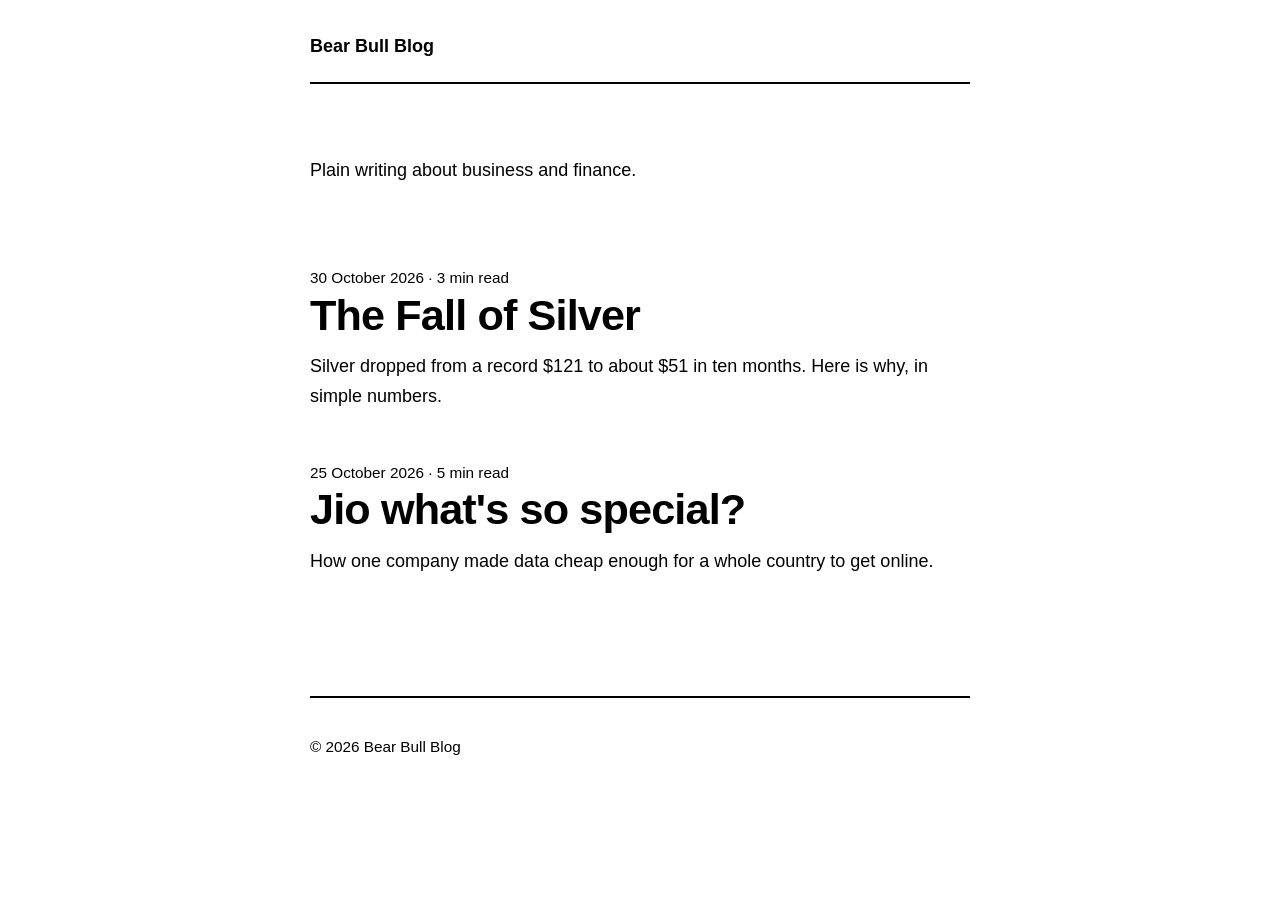
<file: index.html>
<!DOCTYPE html>
<html lang="en">
<head>
  <meta charset="UTF-8">
  <meta name="viewport" content="width=device-width, initial-scale=1">
  <title>Bear Bull Blog</title>
  <meta name="description" content="A minimal blog about business, finance and the stories behind them.">
  <link rel="stylesheet" href="style.css">
</head>
<body>
  <div class="wrap">
    <header class="site-header">
      <a class="site-name" href="index.html">Bear Bull Blog</a>
    </header>

    <main>
      <p class="intro">Plain writing about business and finance.</p>

      <a class="post-link" href="the-fall-of-silver.html">
        <p class="meta">30 October 2026 &middot; 3 min read</p>
        <h2>The Fall of Silver</h2>
        <p>Silver dropped from a record $121 to about $51 in ten months. Here is why, in simple numbers.</p>
      </a>

      <a class="post-link" href="jio-whats-so-special.html">
        <p class="meta">25 October 2026 &middot; 5 min read</p>
        <h2>Jio what's so special?</h2>
        <p>How one company made data cheap enough for a whole country to get online.</p>
      </a>
    </main>
  </div>

  <footer class="site-footer">
    <p>&copy; 2026 Bear Bull Blog</p>
  </footer>
</body>
</html>
</file>
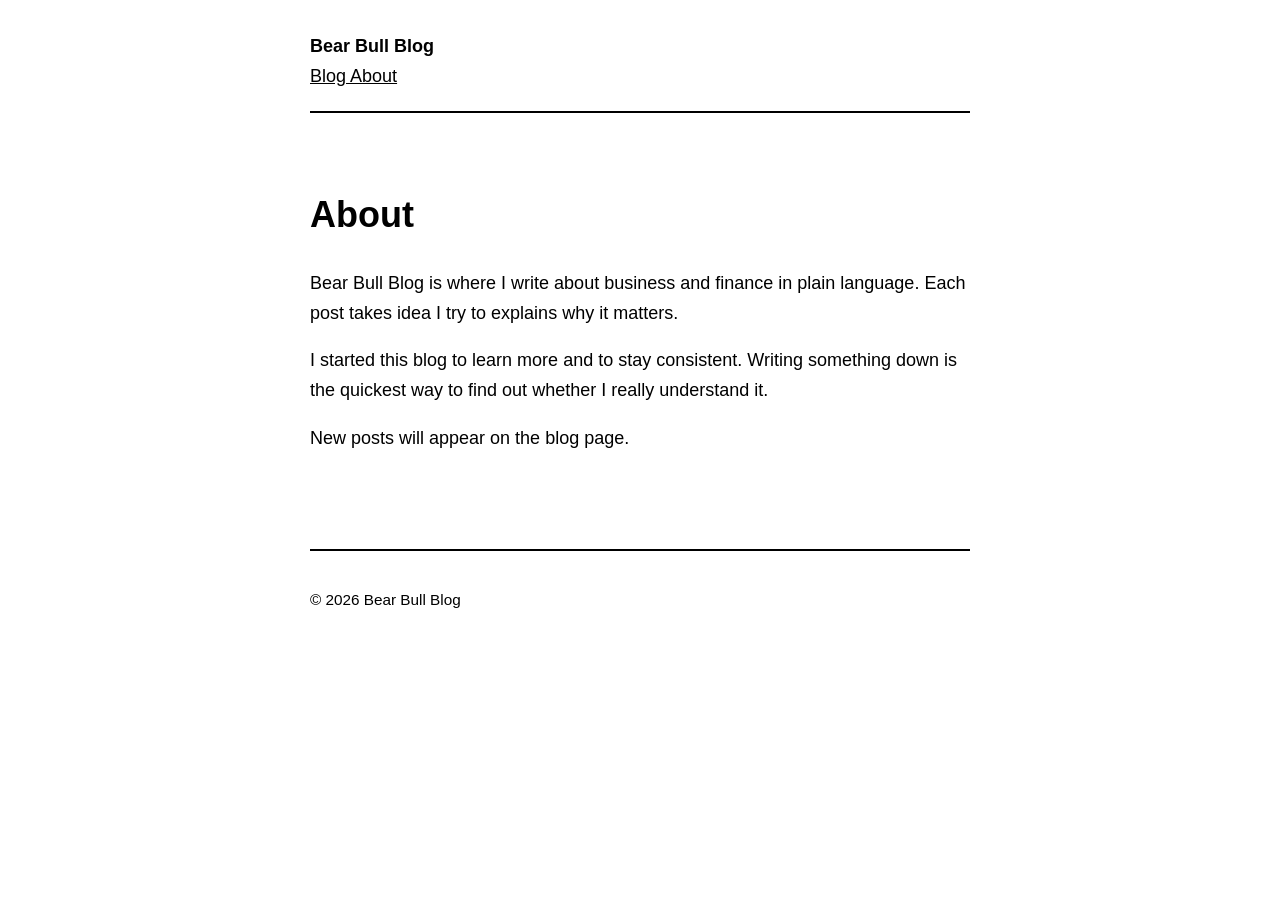
<file: about.html>
<!DOCTYPE html>
<html lang="en">
<head>
  <meta charset="UTF-8">
  <meta name="viewport" content="width=device-width, initial-scale=1">
  <title> About | Bear Bull Blog</title>
  <meta name="description" content="About Bear Bull Blog.">
  <link rel="stylesheet" href="style.css">
</head>
<body>
  <div class="wrap">
    <header class="site-header">
      <a class="site-name" href="index.html">Bear Bull Blog</a>
      <nav><a href="index.html">Blog</a><a href="about.html">  About</a></nav>
    </header>

    <main class="about">
      <h1>About</h1>

      <p>Bear Bull Blog is where I write about business and finance in plain language. Each post takes idea I try to explains why it matters.</p>

      <p>I started this blog to learn more and to stay consistent. Writing something down is the quickest way to find out whether I really understand it.</p>

      <p>New posts will appear on the blog page.</p>
    </main>
  </div>

  <footer class="site-footer">
    <p>&copy; 2026 Bear Bull Blog</p>
  </footer>
</body>
</html>
</file>
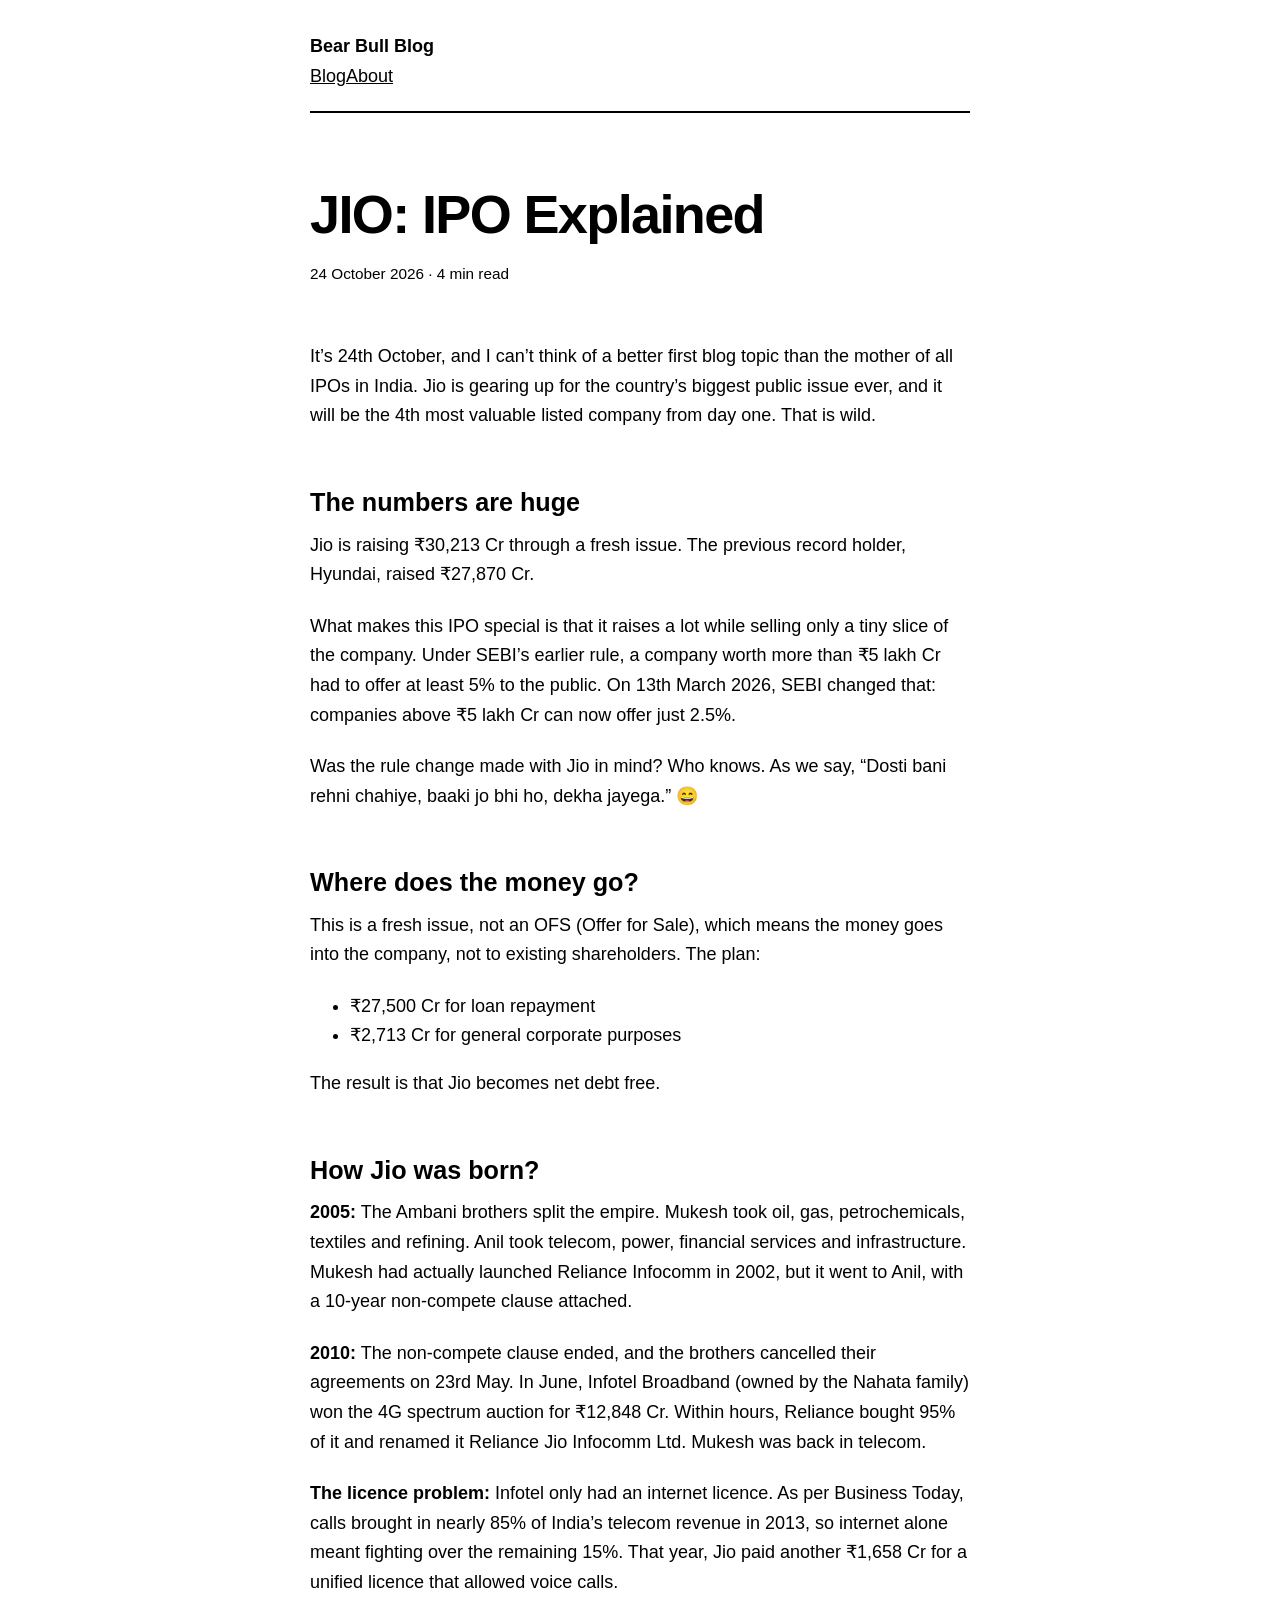
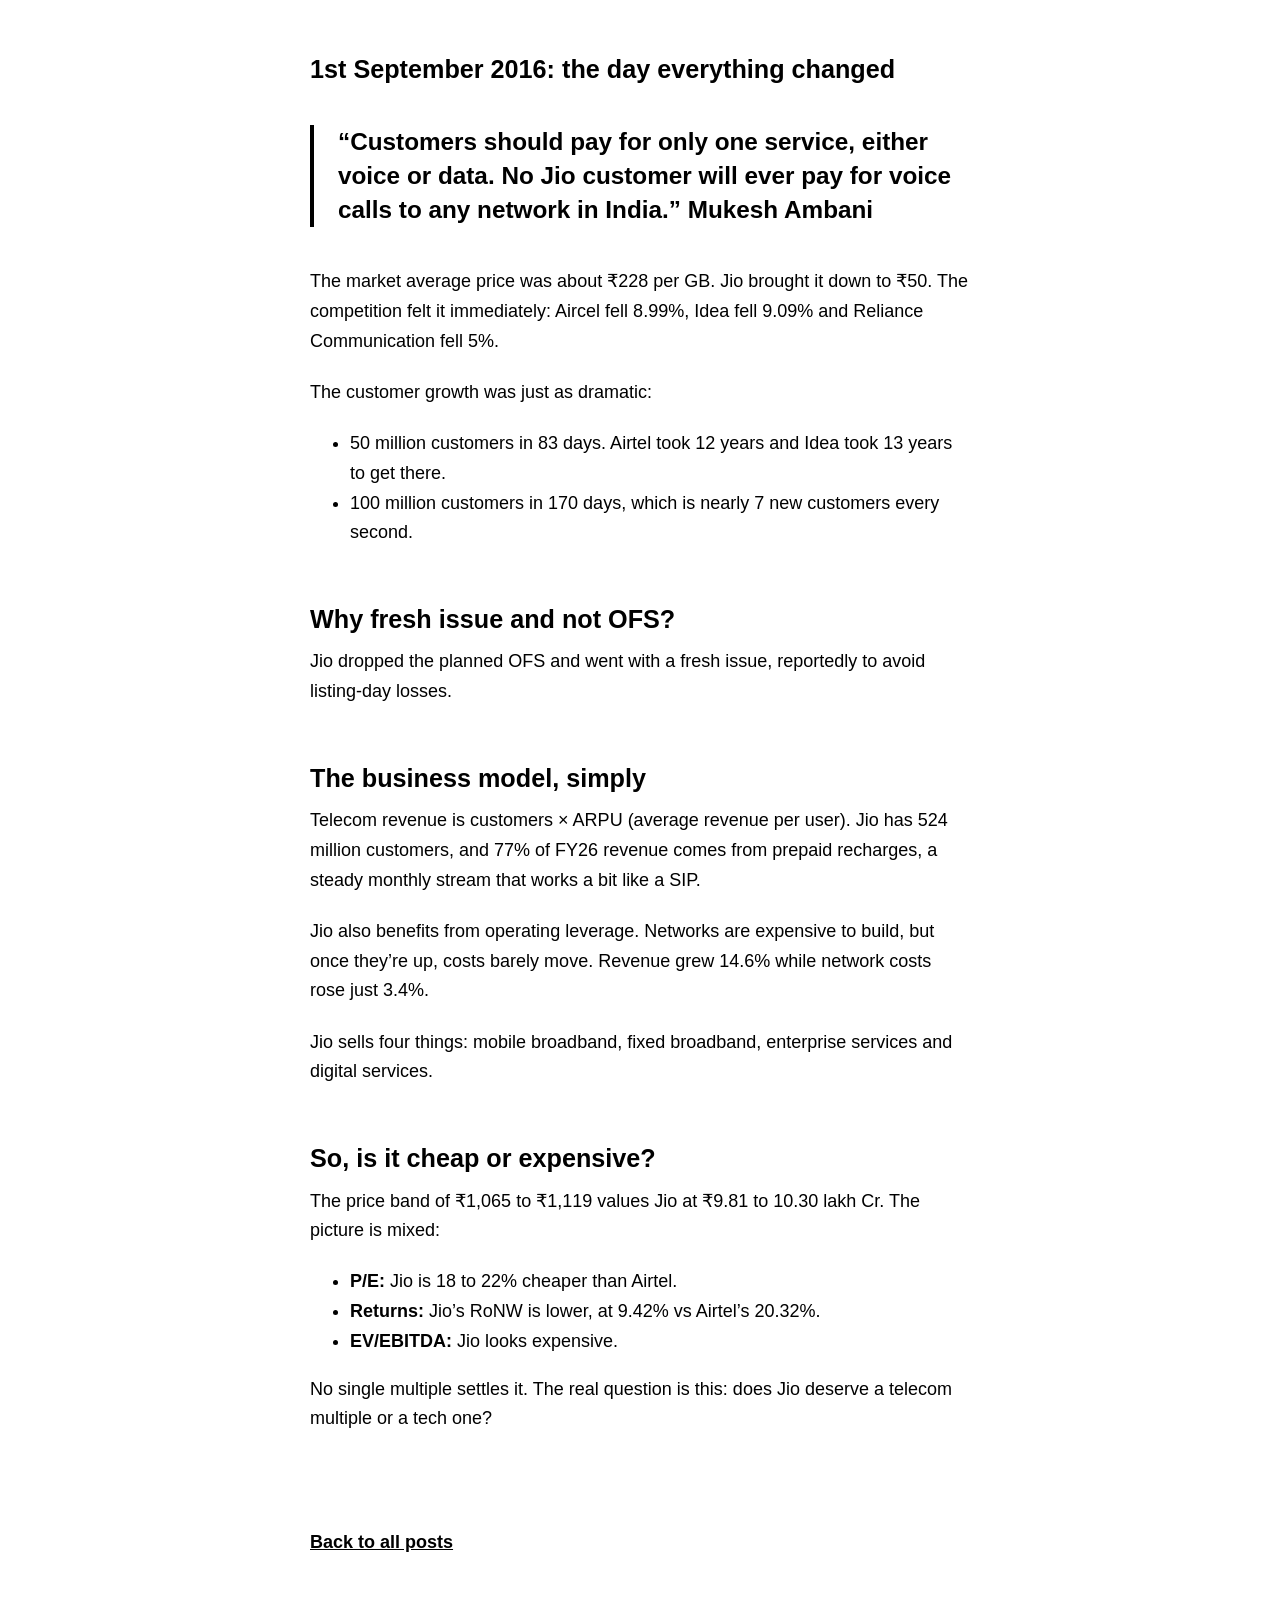
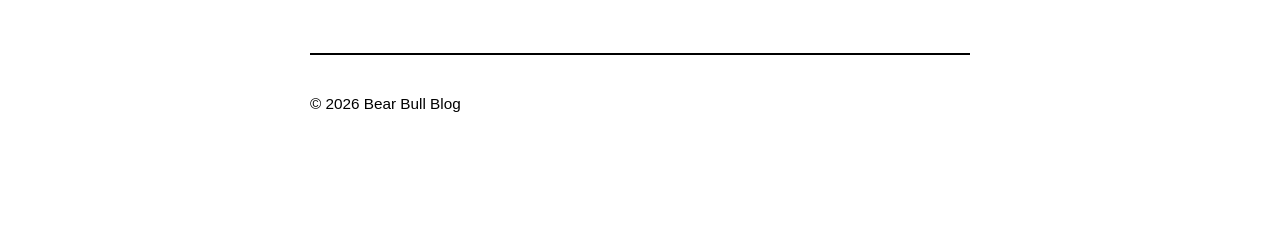
<file: jio-whats-so-special.html>
<!DOCTYPE html>
<html lang="en">
<head>
  <meta charset="UTF-8">
  <meta name="viewport" content="width=device-width, initial-scale=1">
  <title>JIO: IPO Explained | Bear Bull Blog</title>
  <meta name="description" content="Jio's record IPO, how the company was born, and whether it is cheap or expensive.">
  <link rel="stylesheet" href="style.css">
</head>
<body>
  <div class="wrap">
    <header class="site-header">
      <a class="site-name" href="index.html">Bear Bull Blog</a>
      <nav><a href="index.html">Blog</a><a href="about.html">About</a></nav>
    </header>

    <main>
      <article>
        <h1> JIO: IPO Explained </h1>
        <p class="meta">24 October 2026 &middot; 4 min read</p>

        <p>It’s 24th October, and I can’t think of a better first blog topic than the mother of all IPOs in India. Jio is gearing up for the country’s biggest public issue ever, and it will be the 4th most valuable listed company from day one. That is wild.</p>

        <h2>The numbers are huge</h2>

        <p>Jio is raising ₹30,213 Cr through a fresh issue. The previous record holder, Hyundai, raised ₹27,870 Cr.</p>

        <p>What makes this IPO special is that it raises a lot while selling only a tiny slice of the company. Under SEBI’s earlier rule, a company worth more than ₹5 lakh Cr had to offer at least 5% to the public. On 13th March 2026, SEBI changed that: companies above ₹5 lakh Cr can now offer just 2.5%.</p>

        <p>Was the rule change made with Jio in mind? Who knows. As we say, “Dosti bani rehni chahiye, baaki jo bhi ho, dekha jayega.” 😄</p>

        <h2>Where does the money go?</h2>

        <p>This is a fresh issue, not an OFS (Offer for Sale), which means the money goes into the company, not to existing shareholders. The plan:</p>

        <ul>
          <li>₹27,500 Cr for loan repayment</li>
          <li>₹2,713 Cr for general corporate purposes</li>
        </ul>

        <p>The result is that Jio becomes net debt free.</p>

        <h2>How Jio was born? </h2>

        <p><strong>2005:</strong> The Ambani brothers split the empire. Mukesh took oil, gas, petrochemicals, textiles and refining. Anil took telecom, power, financial services and infrastructure. Mukesh had actually launched Reliance Infocomm in 2002, but it went to Anil, with a 10-year non-compete clause attached.</p>

        <p><strong>2010:</strong> The non-compete clause ended, and the brothers cancelled their agreements on 23rd May. In June, Infotel Broadband (owned by the Nahata family) won the 4G spectrum auction for ₹12,848 Cr. Within hours, Reliance bought 95% of it and renamed it Reliance Jio Infocomm Ltd. Mukesh was back in telecom.</p>

        <p><strong>The licence problem:</strong> Infotel only had an internet licence. As per Business Today, calls brought in nearly 85% of India’s telecom revenue in 2013, so internet alone meant fighting over the remaining 15%. That year, Jio paid another ₹1,658 Cr for a unified licence that allowed voice calls.</p>

        <h2>1st September 2016: the day everything changed</h2>

        <blockquote>
          “Customers should pay for only one service, either voice or data. No Jio customer will ever pay for voice calls to any network in India.”
          <span class="cite">Mukesh Ambani</span>
        </blockquote>

        <p>The market average price was about ₹228 per GB. Jio brought it down to ₹50. The competition felt it immediately: Aircel fell 8.99%, Idea fell 9.09% and Reliance Communication fell 5%.</p>

        <p>The customer growth was just as dramatic:</p>

        <ul>
          <li>50 million customers in 83 days. Airtel took 12 years and Idea took 13 years to get there.</li>
          <li>100 million customers in 170 days, which is nearly 7 new customers every second.</li>
        </ul>

        <h2>Why fresh issue and not OFS?</h2>

        <p>Jio dropped the planned OFS and went with a fresh issue, reportedly to avoid listing-day losses.</p>

        <h2>The business model, simply</h2>

        <p>Telecom revenue is customers × ARPU (average revenue per user). Jio has 524 million customers, and 77% of FY26 revenue comes from prepaid recharges, a steady monthly stream that works a bit like a SIP.</p>

        <p>Jio also benefits from operating leverage. Networks are expensive to build, but once they’re up, costs barely move. Revenue grew 14.6% while network costs rose just 3.4%.</p>

        <p>Jio sells four things: mobile broadband, fixed broadband, enterprise services and digital services.</p>

        <h2>So, is it cheap or expensive?</h2>

        <p>The price band of ₹1,065 to ₹1,119 values Jio at ₹9.81 to 10.30 lakh Cr. The picture is mixed:</p>

        <ul>
          <li><strong>P/E:</strong> Jio is 18 to 22% cheaper than Airtel.</li>
          <li><strong>Returns:</strong> Jio’s RoNW is lower, at 9.42% vs Airtel’s 20.32%.</li>
          <li><strong>EV/EBITDA:</strong> Jio looks expensive.</li>
        </ul>

        <p>No single multiple settles it. The real question is this: does Jio deserve a telecom multiple or a tech one?</p>

        <a class="back" href="index.html">Back to all posts</a>
      </article>
    </main>
  </div>

  <footer class="site-footer">
    <p>&copy; 2026 Bear Bull Blog</p>
  </footer>
</body>
</html>
</file>
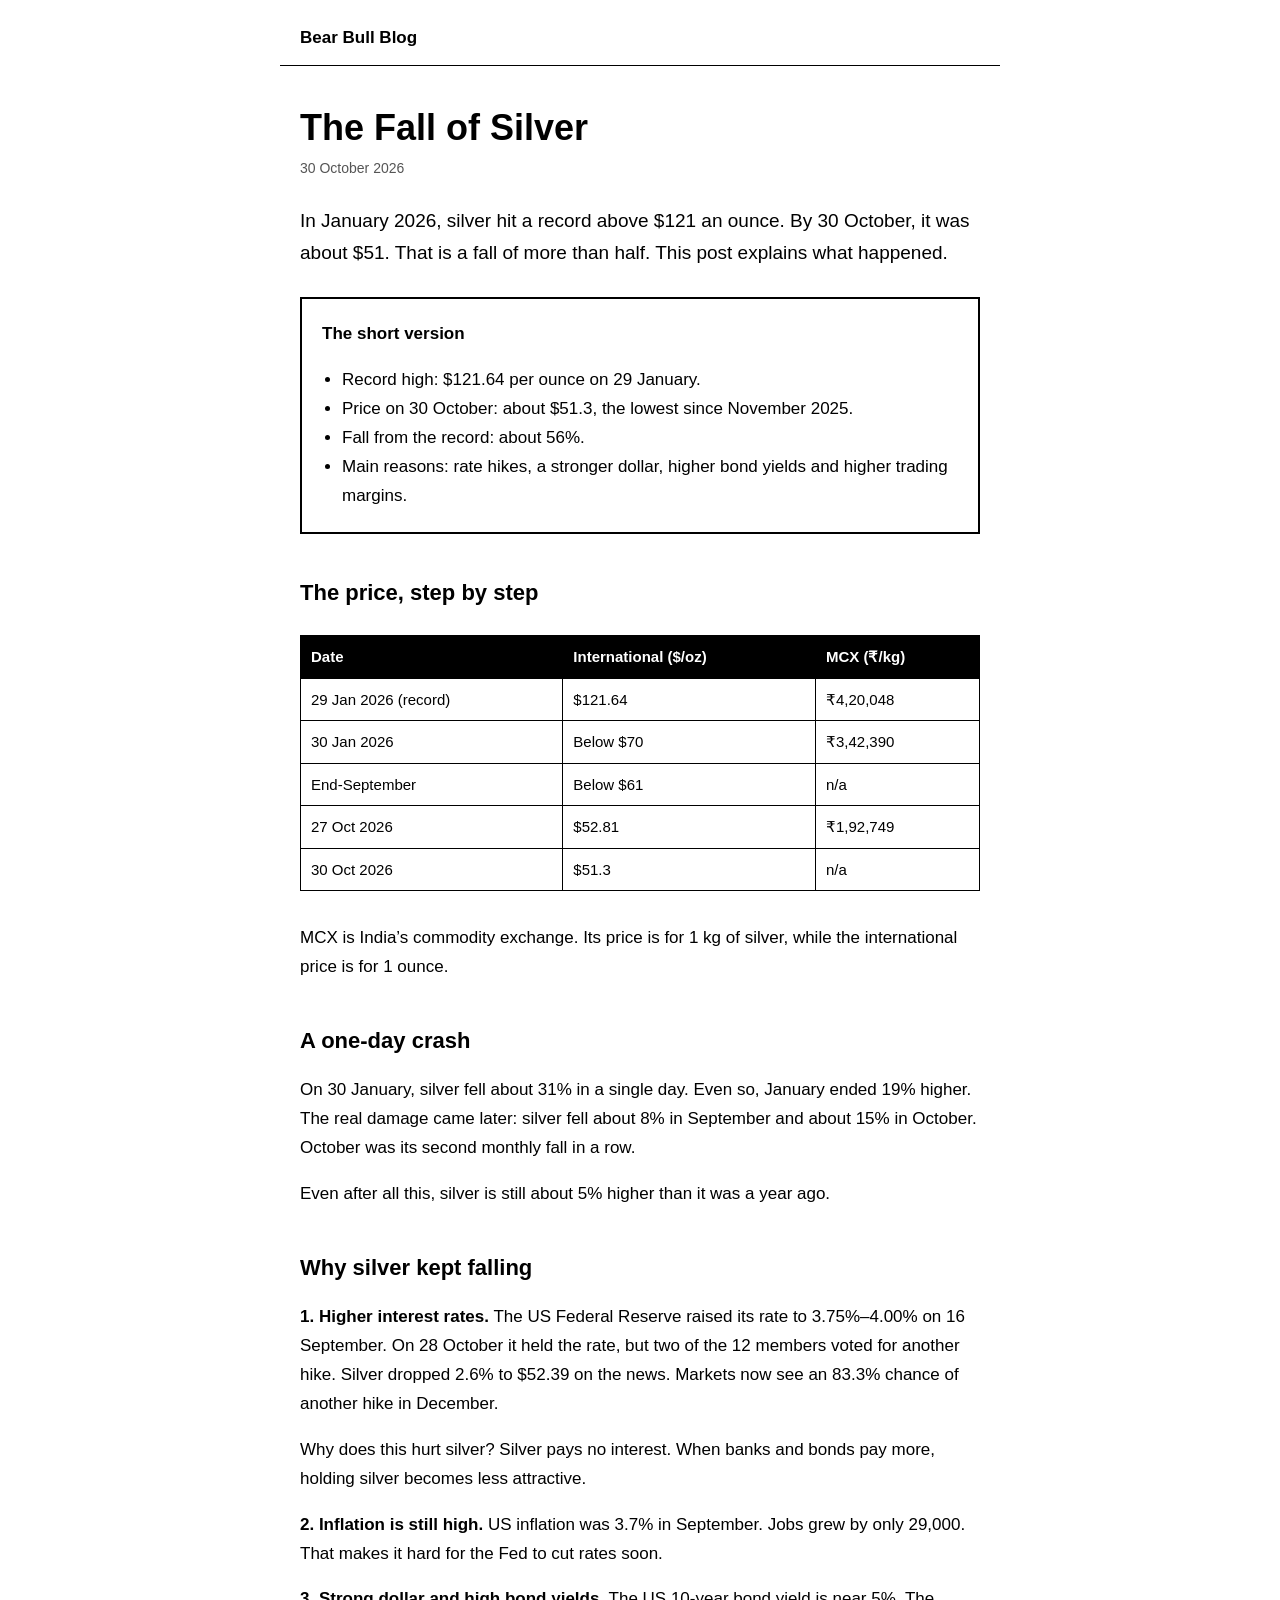
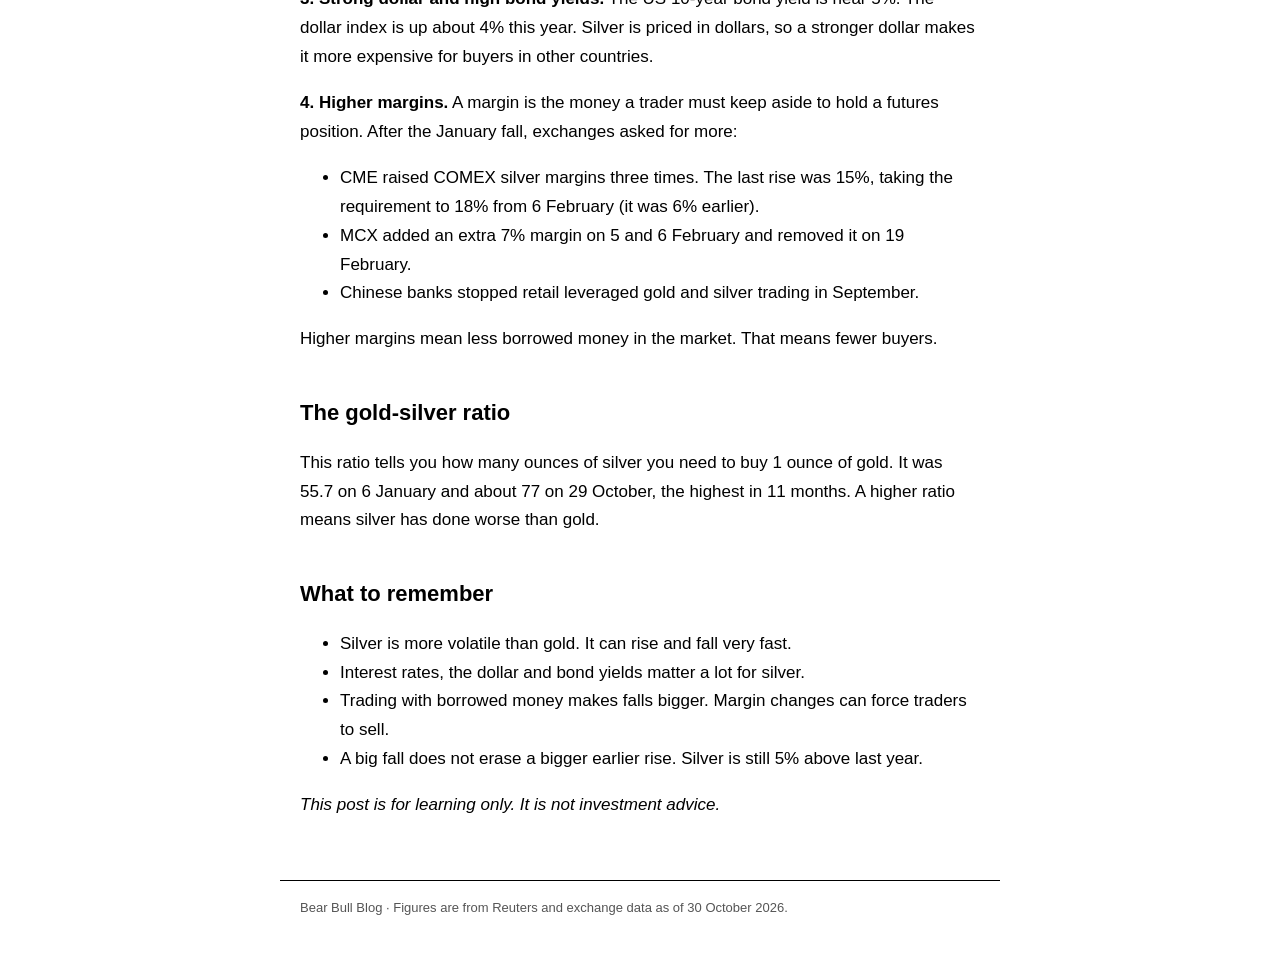
<file: the-fall-of-silver.html>
<!DOCTYPE html>
<html lang="en">
<head>
<meta charset="UTF-8">
<meta name="viewport" content="width=device-width, initial-scale=1">
<title>The Fall of Silver | Bear Bull Blog</title>
<meta name="description" content="Silver fell from a record $121 in January to about $51 in October 2026. Here is what happened, in simple words and numbers.">
<style>
  * { box-sizing: border-box; }
  body {
    font-family: Arial, sans-serif;
    background: #ffffff;
    color: #000000;
    margin: 0;
    line-height: 1.7;
    font-size: 17px;
  }
  header, main, footer {
    max-width: 720px;
    margin: 0 auto;
    padding: 0 20px;
  }
  header {
    padding-top: 24px;
    padding-bottom: 12px;
    border-bottom: 1px solid #000;
  }
  header a {
    color: #000;
    text-decoration: none;
    font-weight: bold;
  }
  h1 { font-size: 36px; line-height: 1.2; margin: 40px 0 8px; }
  h2 { font-size: 22px; margin: 40px 0 8px; }
  .date { color: #555; font-size: 14px; margin-bottom: 24px; }
  .lead { font-size: 19px; }
  .key {
    border: 2px solid #000;
    padding: 4px 20px;
    margin: 28px 0;
  }
  .key ul { padding-left: 20px; }
  table {
    width: 100%;
    border-collapse: collapse;
    margin: 16px 0;
    font-size: 15px;
  }
  th, td {
    border: 1px solid #000;
    padding: 8px 10px;
    text-align: left;
    vertical-align: top;
  }
  th { background: #000; color: #fff; }
  .table-wrap { overflow-x: auto; }
  footer {
    margin-top: 60px;
    padding-top: 16px;
    padding-bottom: 40px;
    border-top: 1px solid #000;
    font-size: 13px;
    color: #555;
  }
  @media (max-width: 600px) {
    h1 { font-size: 28px; }
    body { font-size: 16px; }
  }
</style>
</head>
<body>

<header>
  <a href="index.html">Bear Bull Blog</a>
</header>

<main>
  <h1>The Fall of Silver</h1>
  <div class="date">30 October 2026</div>

  <p class="lead">In January 2026, silver hit a record above $121 an ounce. By 30 October, it was about $51. That is a fall of more than half. This post explains what happened.</p>

  <div class="key">
    <p><strong>The short version</strong></p>
    <ul>
      <li>Record high: $121.64 per ounce on 29 January.</li>
      <li>Price on 30 October: about $51.3, the lowest since November 2025.</li>
      <li>Fall from the record: about 56%.</li>
      <li>Main reasons: rate hikes, a stronger dollar, higher bond yields and higher trading margins.</li>
    </ul>
  </div>

  <h2>The price, step by step</h2>
  <div class="table-wrap">
  <table>
    <tr>
      <th>Date</th>
      <th>International ($/oz)</th>
      <th>MCX (₹/kg)</th>
    </tr>
    <tr>
      <td>29 Jan 2026 (record)</td>
      <td>$121.64</td>
      <td>₹4,20,048</td>
    </tr>
    <tr>
      <td>30 Jan 2026</td>
      <td>Below $70</td>
      <td>₹3,42,390</td>
    </tr>
    <tr>
      <td>End-September</td>
      <td>Below $61</td>
      <td>n/a</td>
    </tr>
    <tr>
      <td>27 Oct 2026</td>
      <td>$52.81</td>
      <td>₹1,92,749</td>
    </tr>
    <tr>
      <td>30 Oct 2026</td>
      <td>$51.3</td>
      <td>n/a</td>
    </tr>
  </table>
  </div>
  <p>MCX is India’s commodity exchange. Its price is for 1 kg of silver, while the international price is for 1 ounce.</p>

  <h2>A one-day crash</h2>
  <p>On 30 January, silver fell about 31% in a single day. Even so, January ended 19% higher. The real damage came later: silver fell about 8% in September and about 15% in October. October was its second monthly fall in a row.</p>
  <p>Even after all this, silver is still about 5% higher than it was a year ago.</p>

  <h2>Why silver kept falling</h2>

  <p><strong>1. Higher interest rates.</strong> The US Federal Reserve raised its rate to 3.75%–4.00% on 16 September. On 28 October it held the rate, but two of the 12 members voted for another hike. Silver dropped 2.6% to $52.39 on the news. Markets now see an 83.3% chance of another hike in December.</p>
  <p>Why does this hurt silver? Silver pays no interest. When banks and bonds pay more, holding silver becomes less attractive.</p>

  <p><strong>2. Inflation is still high.</strong> US inflation was 3.7% in September. Jobs grew by only 29,000. That makes it hard for the Fed to cut rates soon.</p>

  <p><strong>3. Strong dollar and high bond yields.</strong> The US 10-year bond yield is near 5%. The dollar index is up about 4% this year. Silver is priced in dollars, so a stronger dollar makes it more expensive for buyers in other countries.</p>

  <p><strong>4. Higher margins.</strong> A margin is the money a trader must keep aside to hold a futures position. After the January fall, exchanges asked for more:</p>
  <ul>
    <li>CME raised COMEX silver margins three times. The last rise was 15%, taking the requirement to 18% from 6 February (it was 6% earlier).</li>
    <li>MCX added an extra 7% margin on 5 and 6 February and removed it on 19 February.</li>
    <li>Chinese banks stopped retail leveraged gold and silver trading in September.</li>
  </ul>
  <p>Higher margins mean less borrowed money in the market. That means fewer buyers.</p>

  <h2>The gold-silver ratio</h2>
  <p>This ratio tells you how many ounces of silver you need to buy 1 ounce of gold. It was 55.7 on 6 January and about 77 on 29 October, the highest in 11 months. A higher ratio means silver has done worse than gold.</p>

  <h2>What to remember</h2>
  <ul>
    <li>Silver is more volatile than gold. It can rise and fall very fast.</li>
    <li>Interest rates, the dollar and bond yields matter a lot for silver.</li>
    <li>Trading with borrowed money makes falls bigger. Margin changes can force traders to sell.</li>
    <li>A big fall does not erase a bigger earlier rise. Silver is still 5% above last year.</li>
  </ul>

  <p><em>This post is for learning only. It is not investment advice.</em></p>
</main>

<footer>
  Bear Bull Blog &middot; Figures are from Reuters and exchange data as of 30 October 2026.
</footer>

</body>
</html>
</file>
<file: style.css>
* {
  box-sizing: border-box;
}

html {
  font-family: Arial, Helvetica, sans-serif;
  font-size: 18px;
  background: #fff;
  color: #000;
}

body {
  margin: 0;
  padding: 0 24px 96px;
  line-height: 1.65;
}

a {
  color: #000;
}

a:focus-visible {
  outline: 3px solid #000;
  outline-offset: 3px;
}

.wrap {
  max-width: 660px;
  margin: 0 auto;
}

/* Site header */
.site-header {
  padding: 32px 0 20px;
  border-bottom: 2px solid #000;
  margin-bottom: 72px;
}

.site-name {
  font-size: 1rem;
  font-weight: 700;
  text-decoration: none;
}

/* Home page */
.intro {
  font-size: 1rem;
  margin: 0 0 56px;
}

.post-link {
  display: block;
  text-decoration: none;
  padding: 24px;
  margin: 0 -24px;
}

.post-link:hover,
.post-link:focus-visible {
  background: #000;
  color: #fff;
  outline-offset: -3px;
}

.post-link:focus-visible {
  outline-color: #fff;
}

.post-link h2 {
  font-size: 2.4rem;
  line-height: 1.15;
  letter-spacing: -0.02em;
  margin: 0 0 12px;
}

.post-link p {
  margin: 0;
}

.meta {
  font-size: 0.85rem;
  margin: 0 0 12px;
}

/* Post page */
article h1 {
  font-size: 3rem;
  line-height: 1.1;
  letter-spacing: -0.03em;
  margin: 0 0 16px;
}

article .meta {
  margin-bottom: 56px;
}

article h2 {
  font-size: 1.4rem;
  line-height: 1.25;
  margin: 56px 0 12px;
}

article p {
  margin: 0 0 1.2em;
}

blockquote {
  margin: 40px 0;
  padding: 0 0 0 24px;
  border-left: 4px solid #000;
  font-size: 1.35rem;
  font-weight: 700;
  line-height: 1.4;
}

.back {
  display: inline-block;
  margin-top: 72px;
  font-weight: 700;
}

/* Footer */
.site-footer {
  max-width: 660px;
  margin: 96px auto 0;
  padding-top: 20px;
  border-top: 2px solid #000;
  font-size: 0.85rem;
}

@media (max-width: 600px) {
  html {
    font-size: 17px;
  }

  .post-link h2 {
    font-size: 1.9rem;
  }

  article h1 {
    font-size: 2.3rem;
  }

  .site-header {
    margin-bottom: 48px;
  }
}
</file>
